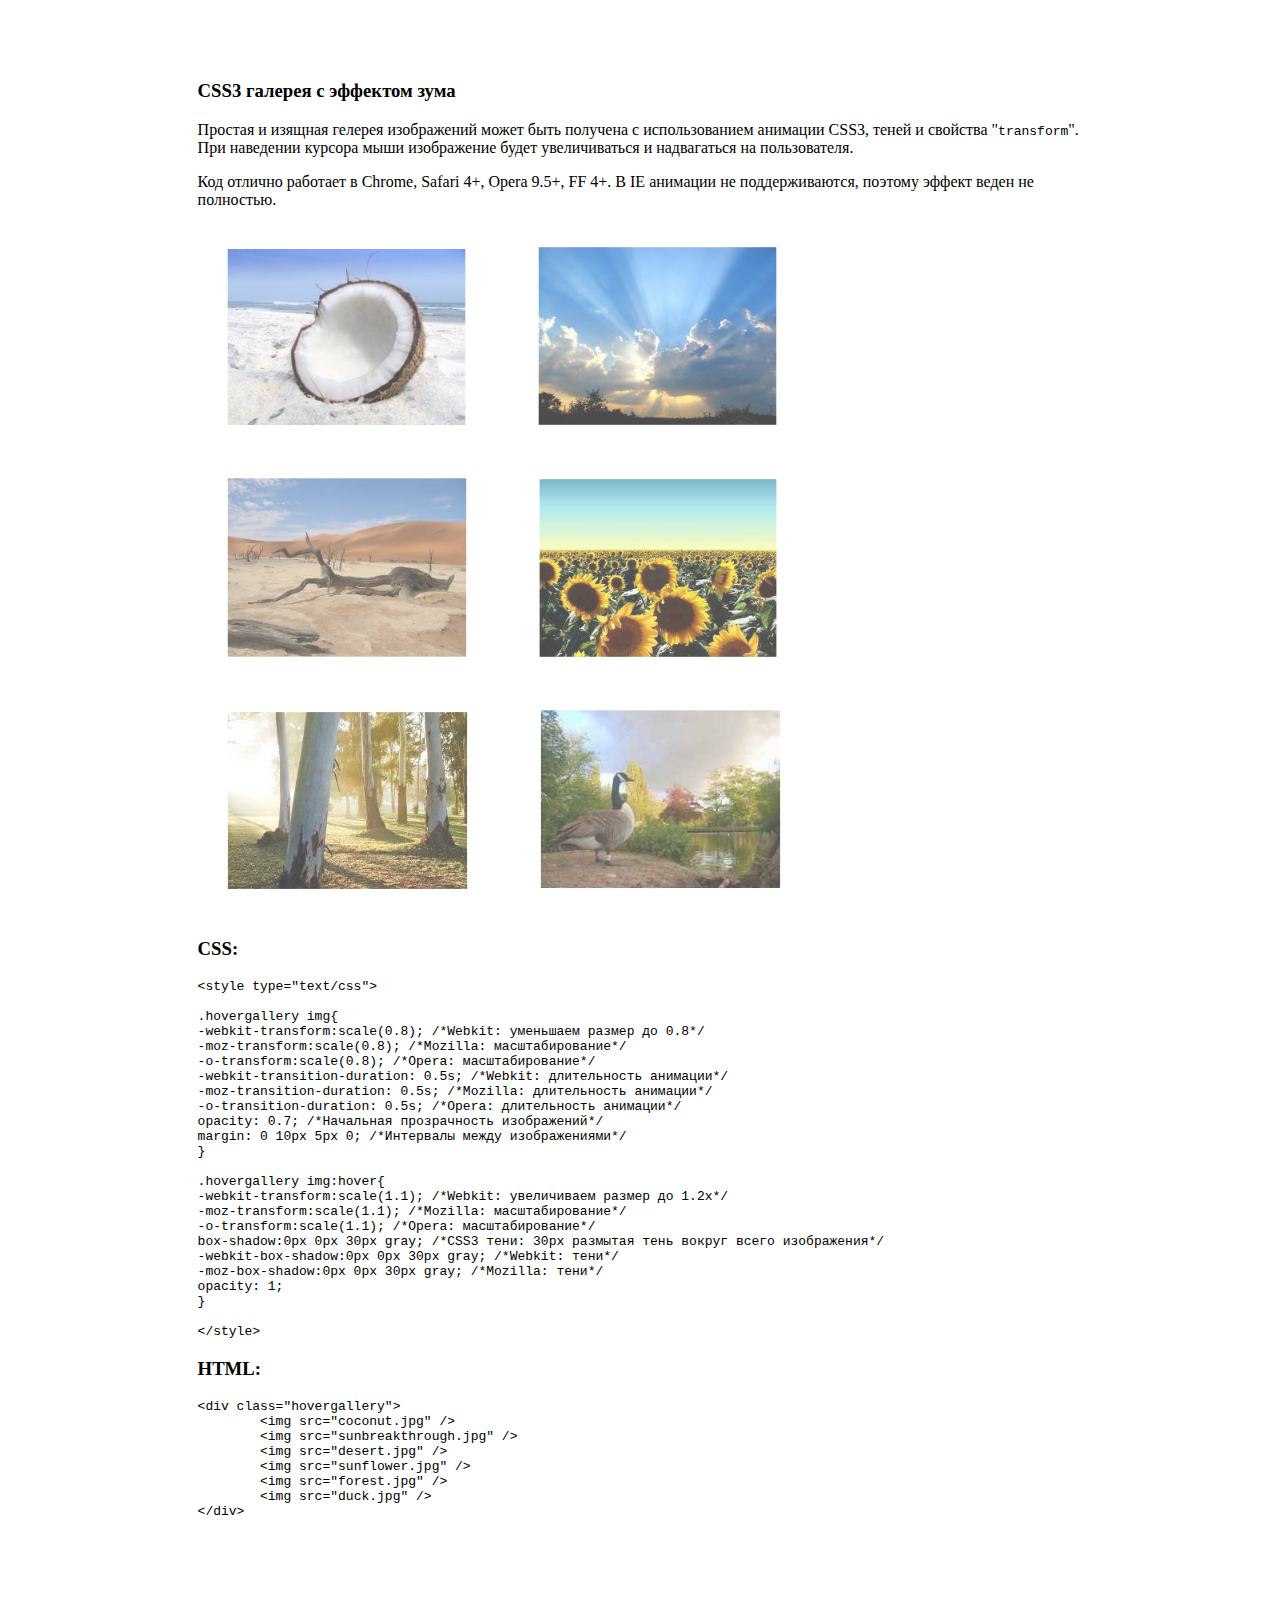
<file: css3_hover/index.html>
<!DOCTYPE html>
<html>
<head>
<title>Dynamic Drive CSS Library- CSS3 Hover Image Gallery</title>
<meta charset='UTF-8'>

<style type="text/css">

.hovergallery img{
-webkit-transform:scale(0.8); /*Webkit: Scale down image to 0.8x original size*/
-moz-transform:scale(0.8); /*Mozilla scale version*/
-o-transform:scale(0.8); /*Opera scale version*/
-webkit-transition-duration: 0.5s; /*Webkit: Animation duration*/
-moz-transition-duration: 0.5s; /*Mozilla duration version*/
-o-transition-duration: 0.5s; /*Opera duration version*/
opacity: 0.7; /*initial opacity of images*/
margin: 0 10px 5px 0; /*margin between images*/
}

.hovergallery img:hover{
-webkit-transform:scale(1.1); /*Webkit: Scale up image to 1.2x original size*/
-moz-transform:scale(1.1); /*Mozilla scale version*/
-o-transform:scale(1.1); /*Opera scale version*/
box-shadow:0px 0px 30px gray; /*CSS3 shadow: 30px blurred shadow all around image*/
-webkit-box-shadow:0px 0px 30px gray; /*Safari shadow version*/
-moz-box-shadow:0px 0px 30px gray; /*Mozilla shadow version*/
opacity: 1;
}

.maincontainer { width: 70%; margin: 80px auto; }

</style>
</head>

<body>


<div class="maincontainer">

<h3>CSS3 галерея с эффектом зума</h3>

<!-- CSS Example-->

<p>Простая и изящная гелерея изображений может быть получена с использованием анимации CSS3, теней и свойства "<code>transform</code>".
 При наведении курсора мыши изображение будет увеличиваться и надвагаться на пользователя.</p>

<p>Код отлично работает в Chrome, Safari 4+, Opera 9.5+, FF 4+. В IE анимации не поддерживаются, поэтому эффект веден не полностью.</p>

<div class="hovergallery">
<img src="img/coconut.jpg">
<img src="img/sunbreakthrough.jpg">
<img src="img/desert.jpg">
<img src="img/sunflower.jpg">
<img src="img/forest.jpg">
<img src="img/duck.jpg">
</div>

<h3>CSS:</h3>

<pre>&lt;style type="text/css"&gt;

.hovergallery img{
-webkit-transform:scale(0.8); /*Webkit: уменьшаем размер до 0.8*/
-moz-transform:scale(0.8); /*Mozilla: масштабирование*/
-o-transform:scale(0.8); /*Opera: масштабирование*/
-webkit-transition-duration: 0.5s; /*Webkit: длительность анимации*/
-moz-transition-duration: 0.5s; /*Mozilla: длительность анимации*/
-o-transition-duration: 0.5s; /*Opera: длительность анимации*/
opacity: 0.7; /*Начальная прозрачность изображений*/
margin: 0 10px 5px 0; /*Интервалы между изображениями*/
}

.hovergallery img:hover{
-webkit-transform:scale(1.1); /*Webkit: увеличиваем размер до 1.2x*/
-moz-transform:scale(1.1); /*Mozilla: масштабирование*/
-o-transform:scale(1.1); /*Opera: масштабирование*/
box-shadow:0px 0px 30px gray; /*CSS3 тени: 30px размытая тень вокруг всего изображения*/
-webkit-box-shadow:0px 0px 30px gray; /*Webkit: тени*/
-moz-box-shadow:0px 0px 30px gray; /*Mozilla: тени*/
opacity: 1;
}

&lt;/style&gt;
</pre>

<h3>HTML:</h3>
<pre>&lt;div class="hovergallery"&gt;
	&lt;img src="coconut.jpg" /&gt;
	&lt;img src="sunbreakthrough.jpg" /&gt;
	&lt;img src="desert.jpg" /&gt;
	&lt;img src="sunflower.jpg" /&gt;
	&lt;img src="forest.jpg" /&gt;
	&lt;img src="duck.jpg" /&gt;
&lt;/div&gt;
</pre>








</div>

</body></html>
</file>
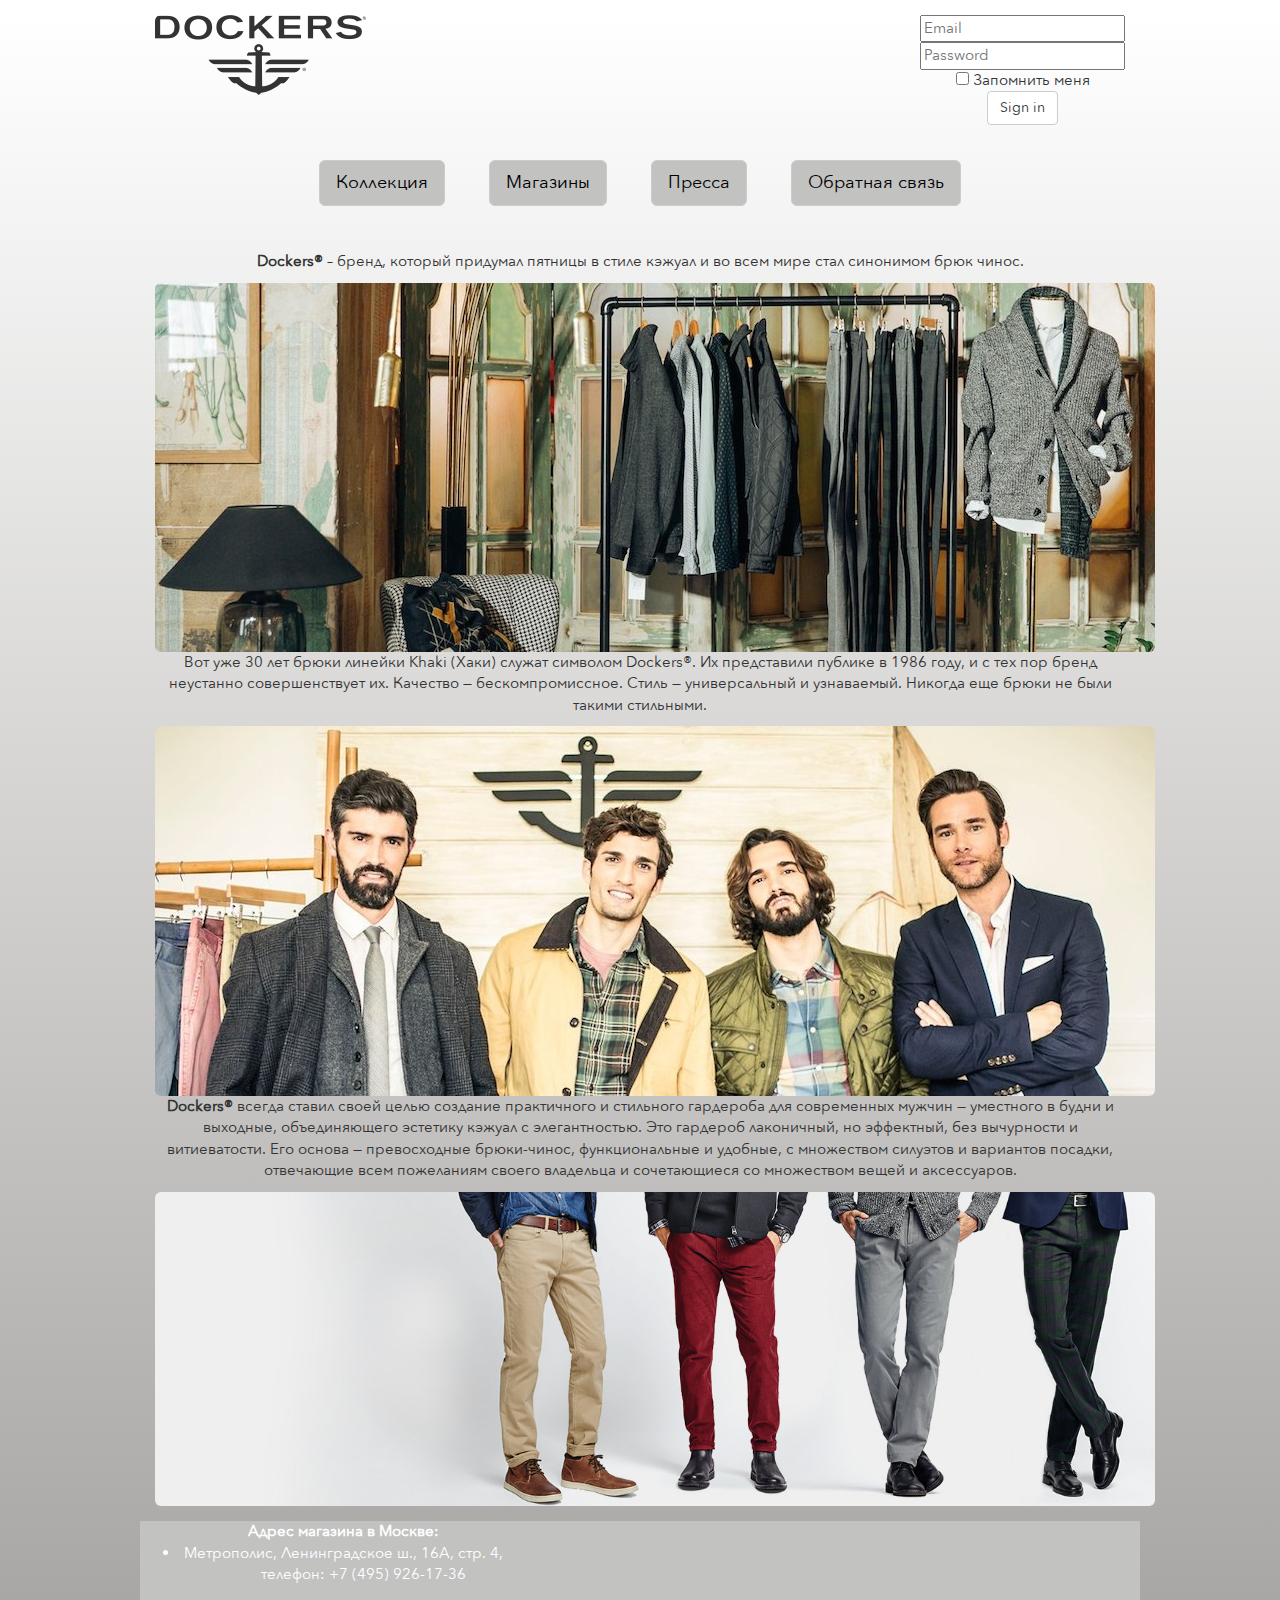
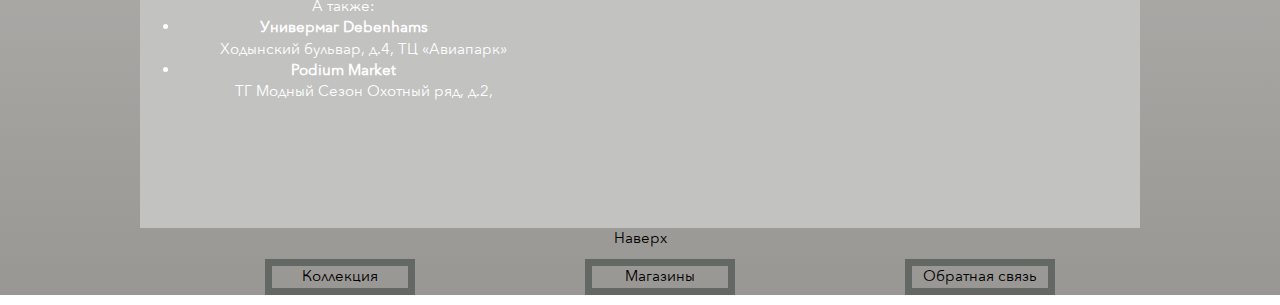
<file: DockersList.html>
<!DOCTYPE html>
<html lang="en">
<head>
	<meta charset="UTF-8">
	<title>Document</title>
	<title>larina_al@mail.ru</title>
	<link rel="stylesheet" type="text/css" href="./bootstrap/css/bootstrap.css">
	<link rel="stylesheet" type="text/css" href="DockersList.css">
</head>

<body>
	<div class="vert-grad">
	 <div class="container-body">
		<header>
			<div>
				<img src="dockers-subnav-logo.png" class="img-rounded"> 
			</div>
			
			<div>
				<form class="form-inline">
					<div class="form-group">
						<label class="sr-only" for="exampleInputEmail3">Логин</label>
						<input type="email" class="form-control" id="exampleInputEmail3" placeholder="Email">
					</div>
					<div class="form-group">
						<label class="sr-only" for="exampleInputPassword3">Пароль</label>
						<input type="password" class="form-control" id="exampleInputPassword3" placeholder="Password">
					</div>
					<div class="checkbox">
						<label>
							<input type="checkbox"> Запомнить меня
						</label>
					</div>
					<button type="submit" class="btn btn-default">Sign in</button>
				</form>
			</div>

		</header>
		

		<p class="wrapper-buttons">
			<button type="button" class="btn btn-default btn-lg"><a href="gallery.html">Коллекция</a></button>
			<button type="button" class="btn btn-default btn-lg"><a href="#footer">Магазины</a></button>
			<button type="button" class="btn btn-default btn-lg"><a href="press.html">Пресса</a></button>
			<button type="button" class="btn btn-default btn-lg"><a href="mailto:larina_al@mail.ru">Обратная связь</a></button>
		</p>

		<div class="content">
			<div class="position-absolute">
				<p><strong>Dockers®</strong> – бренд, который придумал пятницы в стиле кэжуал и во всем мире стал синонимом брюк чинос.</p> 
		

			<img src="1.jpg" class="img-rounded">

			
				<p>Вот уже 30 лет брюки линейки Khaki (Хаки) служат символом Dockers®. Их представили публике в 1986 году, и с тех пор бренд неустанно совершенствует их. Качество — бескомпромиссное. Стиль — универсальный и узнаваемый. Никогда еще брюки не были такими стильными. </p>
			
			<img src="2.jpg" class="img-rounded">
		
				<p><strong>Dockers®</strong> всегда ставил своей целью создание практичного и стильного гардероба для современных мужчин — уместного в будни и выходные, объединяющего эстетику кэжуал с элегантностью. Это гардероб лаконичный, но эффектный, без вычурности и витиеватости. Его основа — превосходные брюки-чинос, функциональные и удобные, с множеством силуэтов и вариантов посадки, отвечающие всем пожеланиям своего владельца и сочетающиеся со множеством вещей и аксессуаров.</p>
		
			
			<img src="ImagesDZ/MainPage1.jpeg" class="img-rounded" width=1000px>
			</div>
		</div>
		<footer>
			<div><ul><strong>Адрес магазина в Москве:</strong></a>
				<li>Метрополис, Ленинградское ш., 16А, стр. 4, 
					<ol>телефон: +7 (495) 926-17-36</ol></li>
				</ul>

				<ul>А также: 
					<li><strong>Универмаг Debenhams</strong>
						<ol>Ходынский бульвар, д.4, ТЦ «Авиапарк»</ol></li>
						<li><strong>Podium Market</strong>
							<ol>ТГ Модный Сезон
								Охотный ряд, д.2,</ol></li>
							</ul> 
						</div>
						<div><iframe src="https://www.google.com/maps/embed?pb=!1m18!1m12!1m3!1d2241.3114011182033!2d37.494725950745504!3d55.82255409398327!2m3!1f0!2f0!3f0!3m2!1i1024!2i768!4f13.1!3m3!1m2!1s0x46b5483cdbc7c737%3A0x85a2b68c0fb9728e!2z0KLQpiDQnNC10YLRgNC-0L_QvtC70LjRgQ!5e0!3m2!1sru!2sru!4v1475796267744" width="500" height="300" frameborder="0" style="border:2" allowfullscreen></iframe></div>
					</footer>
					<div>
						<p><a href="#top">Наверх</a></p>
					</div>
					<ul class="skachet">
						<li><a href="gallery.html">Коллекция</a>
							<li><a href="#footer">Магазины</a></li>
							<li><a href="mailto:larina_al@mail.ru">Обратная связь</a></li>
						</ul></div>	
					</div>
					</div>
				</body>
				</html>
</file>
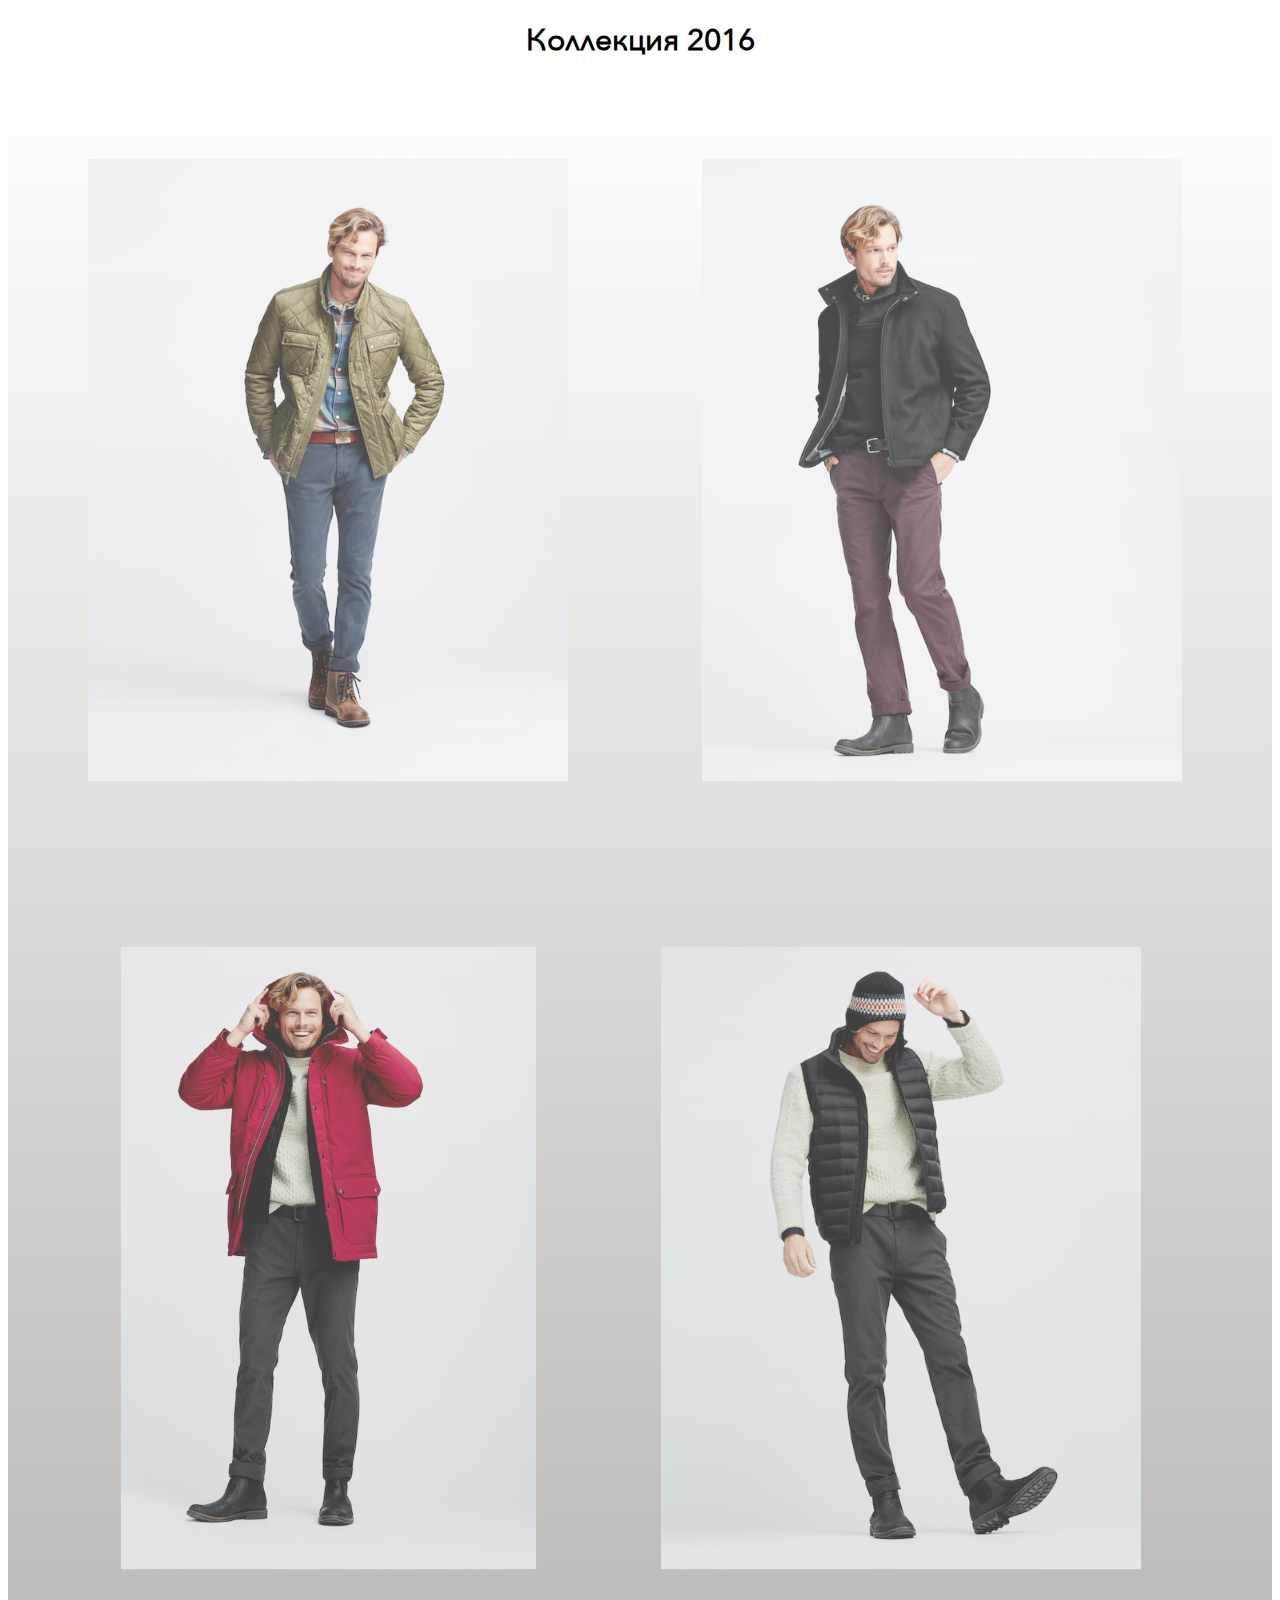
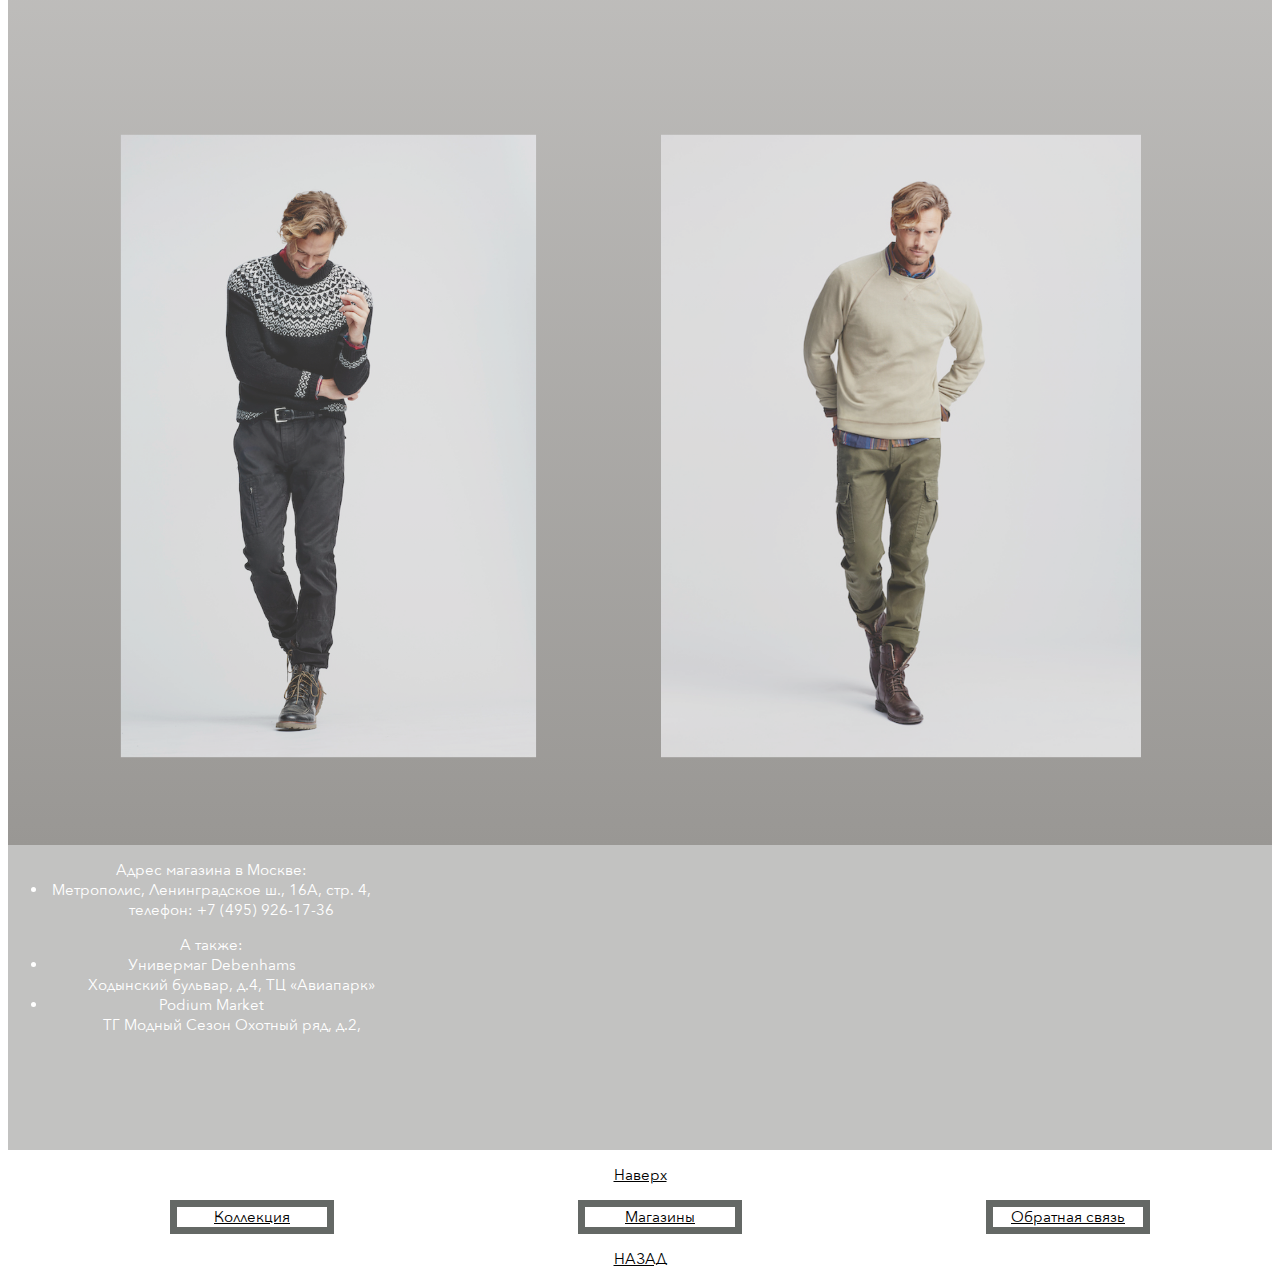
<file: gallery.html>
<!DOCTYPE html>
<html lang="en">
<head>
	<meta charset="UTF-8">
	<title>Document</title>
	<link rel="stylesheet" type="text/css" href="DockersList.css">
</head>

		<body>
			<h1> Коллекция 2016</h1>
		
<div class="vert-grad">
		<div class="hovergallery">
			<img src="photo/F16_ALP_28260_0004_BRKNIN_SKNY_KEYLOOK_0669.jpg" />
			<img src="photo/F16_ALP_28265_0010_SLMTPR_KEYLOOK_1480.jpg" />
			<img src="photo/F16_ALP_28265_0015_SLMTPR_KEYLOOK_0939.jpg" />
			<img src="photo/F16_ALP_28265_0015_SLMTPR_KEYLOOK_1005.jpg" />
			<img src="photo/F16_ALP_28270_0001_SKNY_KEYLOOK_1616.jpg" />
			<img src="photo/F16_ALP_28288_0002_BRKNIN_CRGO_KEYLOOK_0484.jpg" />
		</div>
		</div>
	<footer>
			<div><ul><strong>Адрес магазина в Москве:</strong></a>
				<li>Метрополис, Ленинградское ш., 16А, стр. 4, 
					<ol>телефон: +7 (495) 926-17-36</ol></li>
				</ul>

				<ul>А также: 
					<li><strong>Универмаг Debenhams</strong>
						<ol>Ходынский бульвар, д.4, ТЦ «Авиапарк»</ol></li>
						<li><strong>Podium Market</strong>
							<ol>ТГ Модный Сезон
								Охотный ряд, д.2,</ol></li>
							</ul> 
						</div>
						<div><iframe src="https://www.google.com/maps/embed?pb=!1m18!1m12!1m3!1d2241.3114011182033!2d37.494725950745504!3d55.82255409398327!2m3!1f0!2f0!3f0!3m2!1i1024!2i768!4f13.1!3m3!1m2!1s0x46b5483cdbc7c737%3A0x85a2b68c0fb9728e!2z0KLQpiDQnNC10YLRgNC-0L_QvtC70LjRgQ!5e0!3m2!1sru!2sru!4v1475796267744" width="500" height="300" frameborder="0" style="border:2" allowfullscreen></iframe></div>
					</footer>
					<div>
						<p><a href="#top">Наверх</a></p>
					</div>
					<ul class="skachet">
						<li><a href="gallery.html">Коллекция</a>
							<li><a href="#footer">Магазины</a></li>
							<li><a href="mailto:larina_al@mail.ru">Обратная связь</a></li>
						</ul></div>	
					</div>
				<div><a href="DockersList.html">НАЗАД</a> </div>
					</div>
					</div>
</body>
</html>
</file>
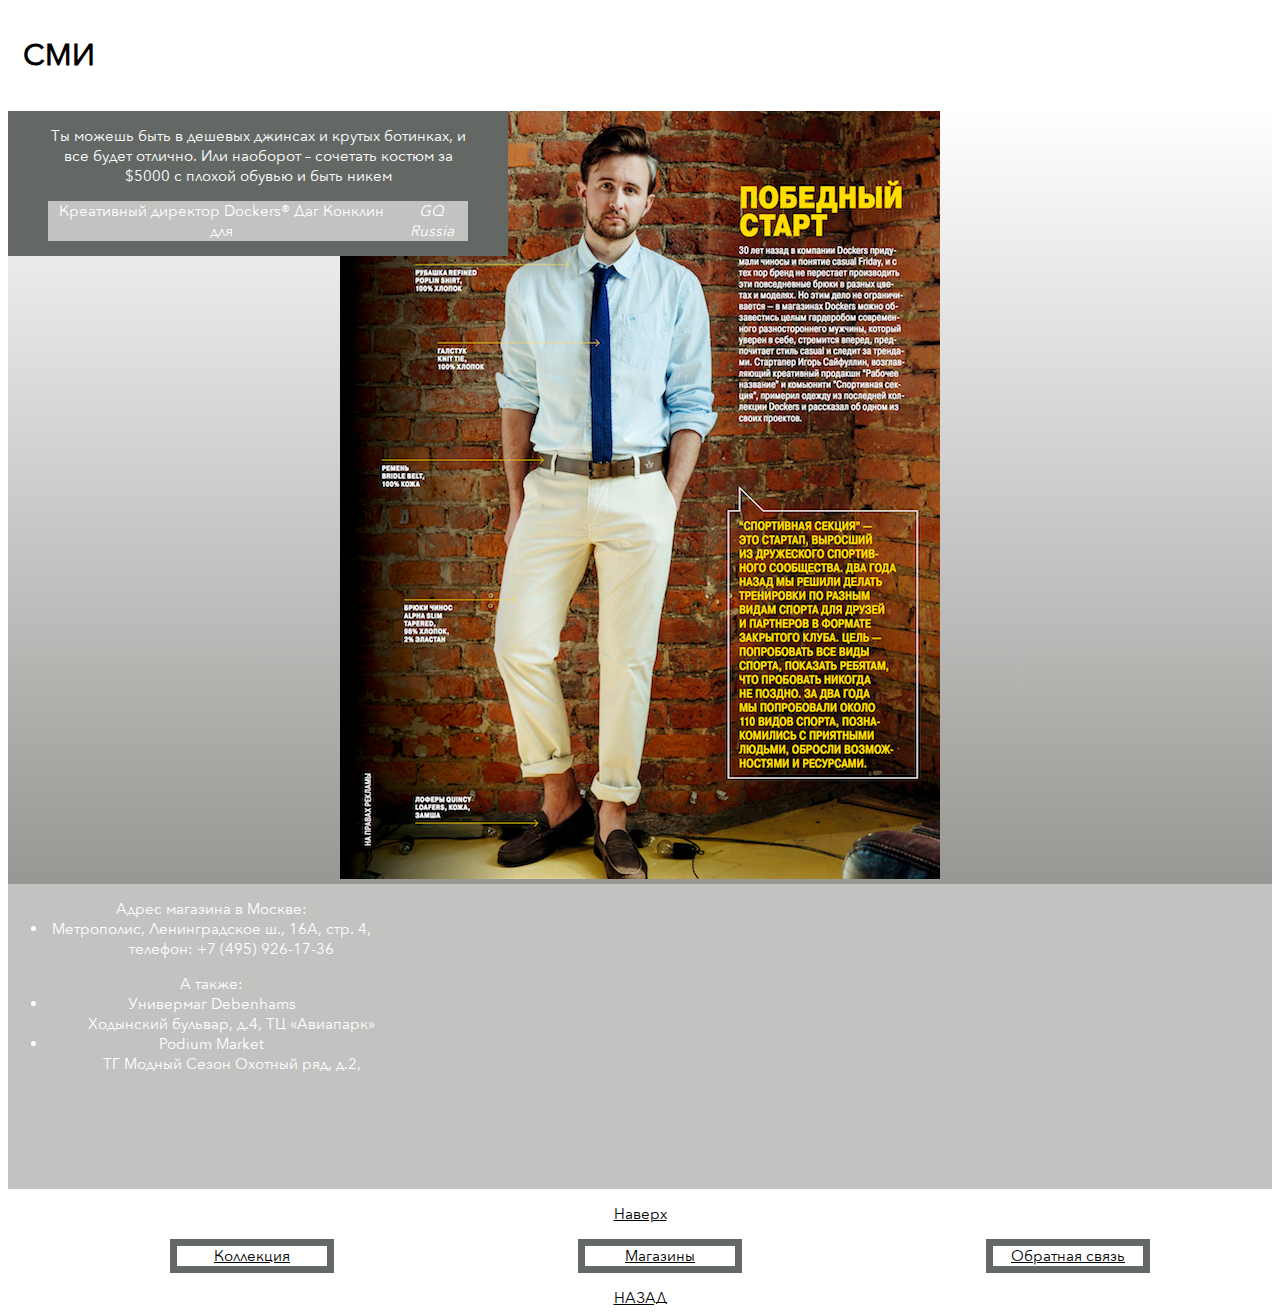
<file: press.html>
<!DOCTYPE html>
<html lang="en">
<head>
	<meta charset="UTF-8">
	<title>Document</title>
	<link rel="stylesheet" type="text/css" href="DockersList.css">
</head>
<header><h1>СМИ</h1></header>
<body>
<div class="vert-grad">

<div class="blockquote">
				<blockquote>
					<p>Ты можешь быть в дешевых джинсах и крутых ботинках, и все будет отлично. Или наоборот – сочетать костюм за $5000 с плохой обувью и быть никем</p>
					<footer>Креативный директор Dockers® Даг Конклин для <cite title="Source Title">GQ Russia</cite></footer>
				</blockquote>
			</div>

	<div> <img src="dockers_new.jpg" class="img-rounded"></div>
	
</div>
	<footer>
			<div><ul><strong>Адрес магазина в Москве:</strong></a>
				<li>Метрополис, Ленинградское ш., 16А, стр. 4, 
					<ol>телефон: +7 (495) 926-17-36</ol></li>
				</ul>

				<ul>А также: 
					<li><strong>Универмаг Debenhams</strong>
						<ol>Ходынский бульвар, д.4, ТЦ «Авиапарк»</ol></li>
						<li><strong>Podium Market</strong>
							<ol>ТГ Модный Сезон
								Охотный ряд, д.2,</ol></li>
							</ul> 
						</div>
						<div><iframe src="https://www.google.com/maps/embed?pb=!1m18!1m12!1m3!1d2241.3114011182033!2d37.494725950745504!3d55.82255409398327!2m3!1f0!2f0!3f0!3m2!1i1024!2i768!4f13.1!3m3!1m2!1s0x46b5483cdbc7c737%3A0x85a2b68c0fb9728e!2z0KLQpiDQnNC10YLRgNC-0L_QvtC70LjRgQ!5e0!3m2!1sru!2sru!4v1475796267744" width="500" height="300" frameborder="0" style="border:2" allowfullscreen></iframe></div>
					</footer>
					<div>
						<p><a href="#top">Наверх</a></p>
					</div>
					<ul class="skachet">
						<li><a href="gallery.html">Коллекция</a>
							<li><a href="#footer">Магазины</a></li>
							<li><a href="mailto:larina_al@mail.ru">Обратная связь</a></li>
						</ul></div>	
					</div>
					<div><a href="DockersList.html">НАЗАД</a> </div>
					</div>
</body>
</html>
</file>
<file: DockersList.css>
.container-body {
	max-width: 1000px;
	width: 100%;
	margin: 0 auto;
}

.vert-grad {
	background: linear-gradient(#ffffff, #999794);
	width: 100%;
	margin: 0 auto;
}

.btn-lg {
	color: #000000;
}

header {
	margin: 15px;
	display: flex;
	justify-content: space-between;
}

body {
	font-family: 'AvenirNext-Regular';
	font-weight: 300;
	font-size: 15px;
	text-align: center;
}

@font-face {
	src: url('AvenirNext-Regular.woff');
	font-family: 'AvenirNext-Regular';
	font-weight: 300;
}


.btn btn-default {
	color: #646865;
}

.position-absolute {
	width: 100%;
	text-align: center;
	padding: 15px; 

	justify-content: space-between;
}

.display: inline-block; {
padding: #667984;
}

.blockquote {
	background: #646865;
	position:fixed;
	width: 500px;
	color: #ffffff;
}

.skachet {
	display: flex;
	justify-content: space-around;
	list-style: none;
}

.skachet li {
  min-width: 150px;
  text-align: center;
  border: .5em solid #646865;
}

.skachet li:hover {
  border: .5em, solid #000000;
}

.skachet a:hover {
  color: white;
}

footer {
	
	background: #C2C2C1;
	color: #ffffff;
	display: flex;
	justify-content: space-between;
}

.wrapper-buttons a {
	font-size: 18px;
	text-align: #ffffff;
}

.wrapper-buttons button {
	margin: 20px;
	background: #C2C2C1;
}

.wrapper-buttons a:hover {
	text-decoration: none;
}

.hovergallery img{

-webkit-transform:scale(0.8); /*Webkit: уменьшаем размер до 0.8*/

-moz-transform:scale(0.8); /*Mozilla: масштабирование*/

-o-transform:scale(0.8); /*Opera: масштабирование*/

-webkit-transition-duration: 0.5s; /*Webkit: длительность анимации*/

-moz-transition-duration: 0.5s; /*Mozilla: длительность анимации*/

-o-transition-duration: 0.5s; /*Opera: длительность анимации*/

opacity: 0.7; /*Начальная прозрачность изображений*/

margin: 0 10px 5px 0; /*Интервалы между изображениями*/

max-height: 778px;

}
 
.hovergallery img:hover{

-webkit-transform:scale(1.1); /*Webkit: увеличиваем размер до 1.2x*/

-moz-transform:scale(1.1); /*Mozilla: масштабирование*/

-o-transform:scale(1.1); /*Opera: масштабирование*/

box-shadow:0px 0px 30px gray; /*CSS3 тени: 30px размытая тень вокруг всего изображения*/

-webkit-box-shadow:0px 0px 30px gray; /*Webkit: тени*/

-moz-box-shadow:0px 0px 30px gray; /*Mozilla: тени*/

opacity: 1;
}

.h1-gallery{
	text-align: center;
}

a {
	color: #000000;
}
</file>
